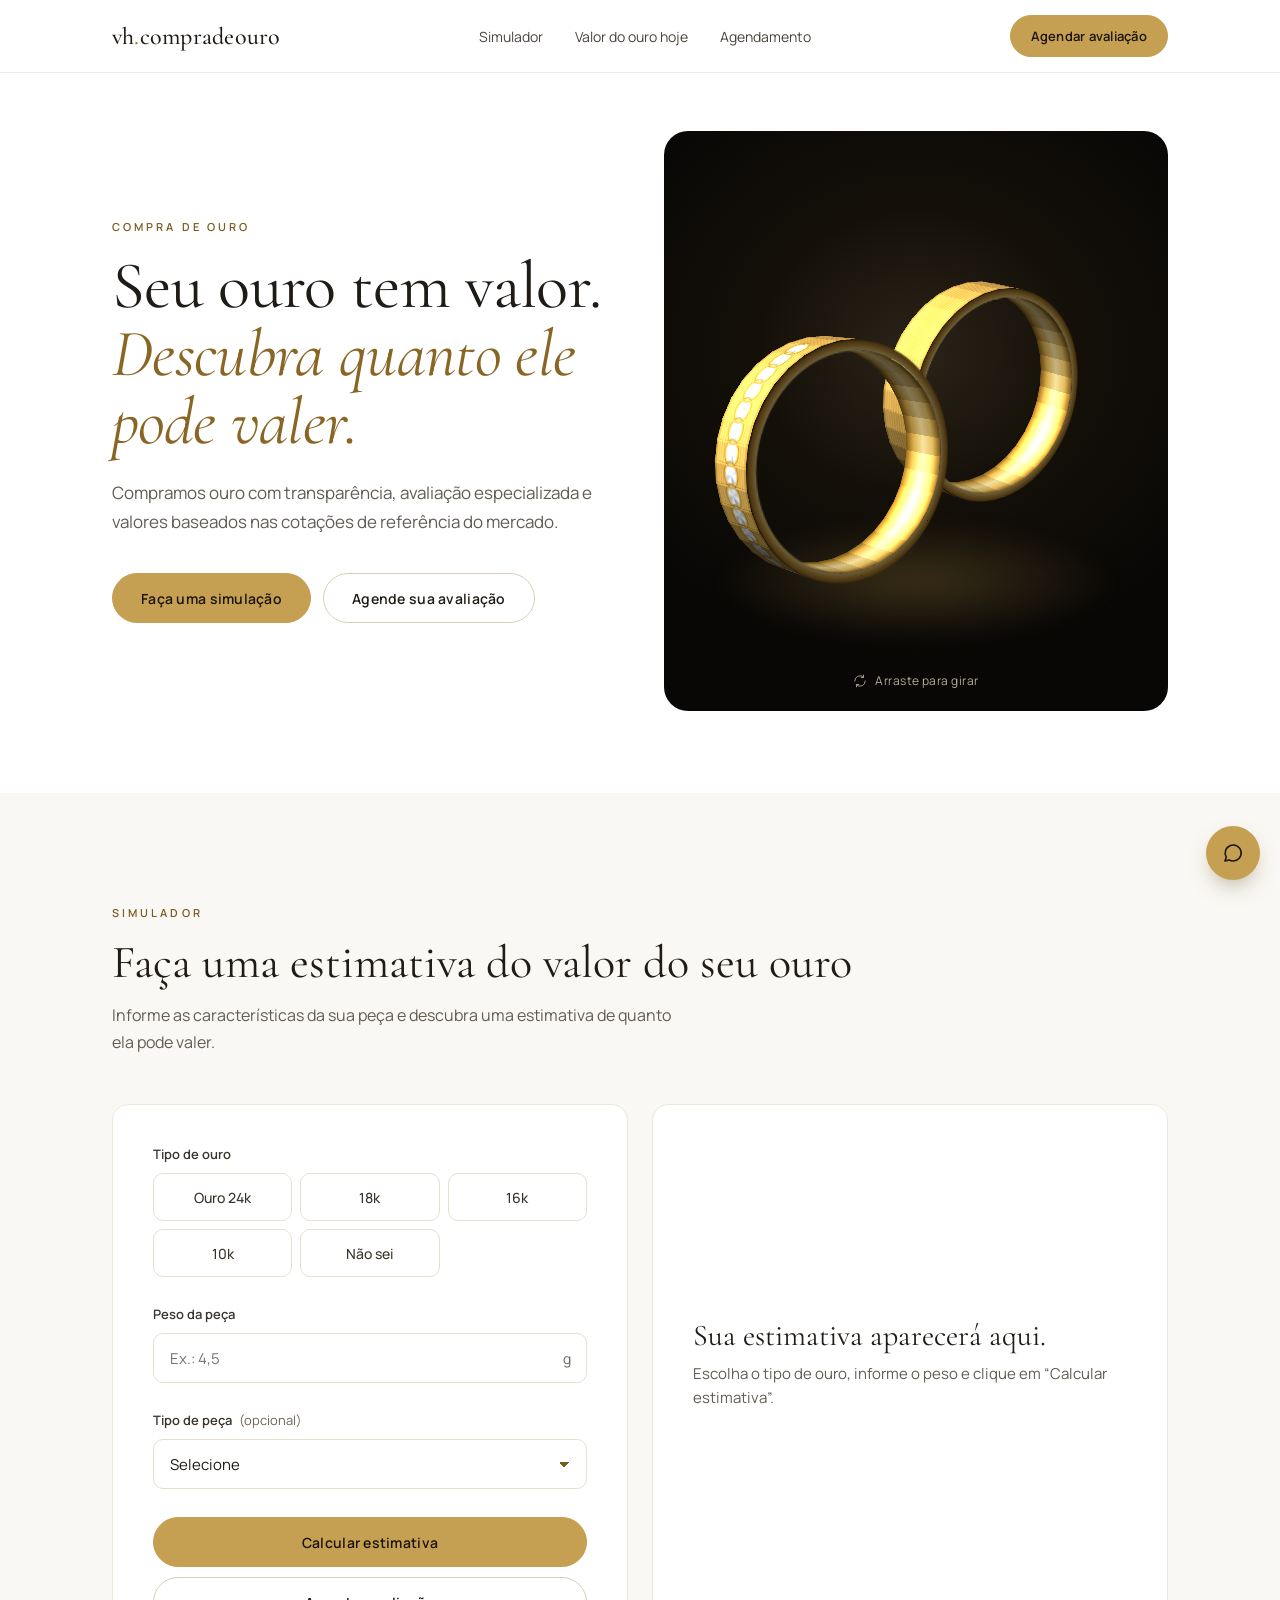
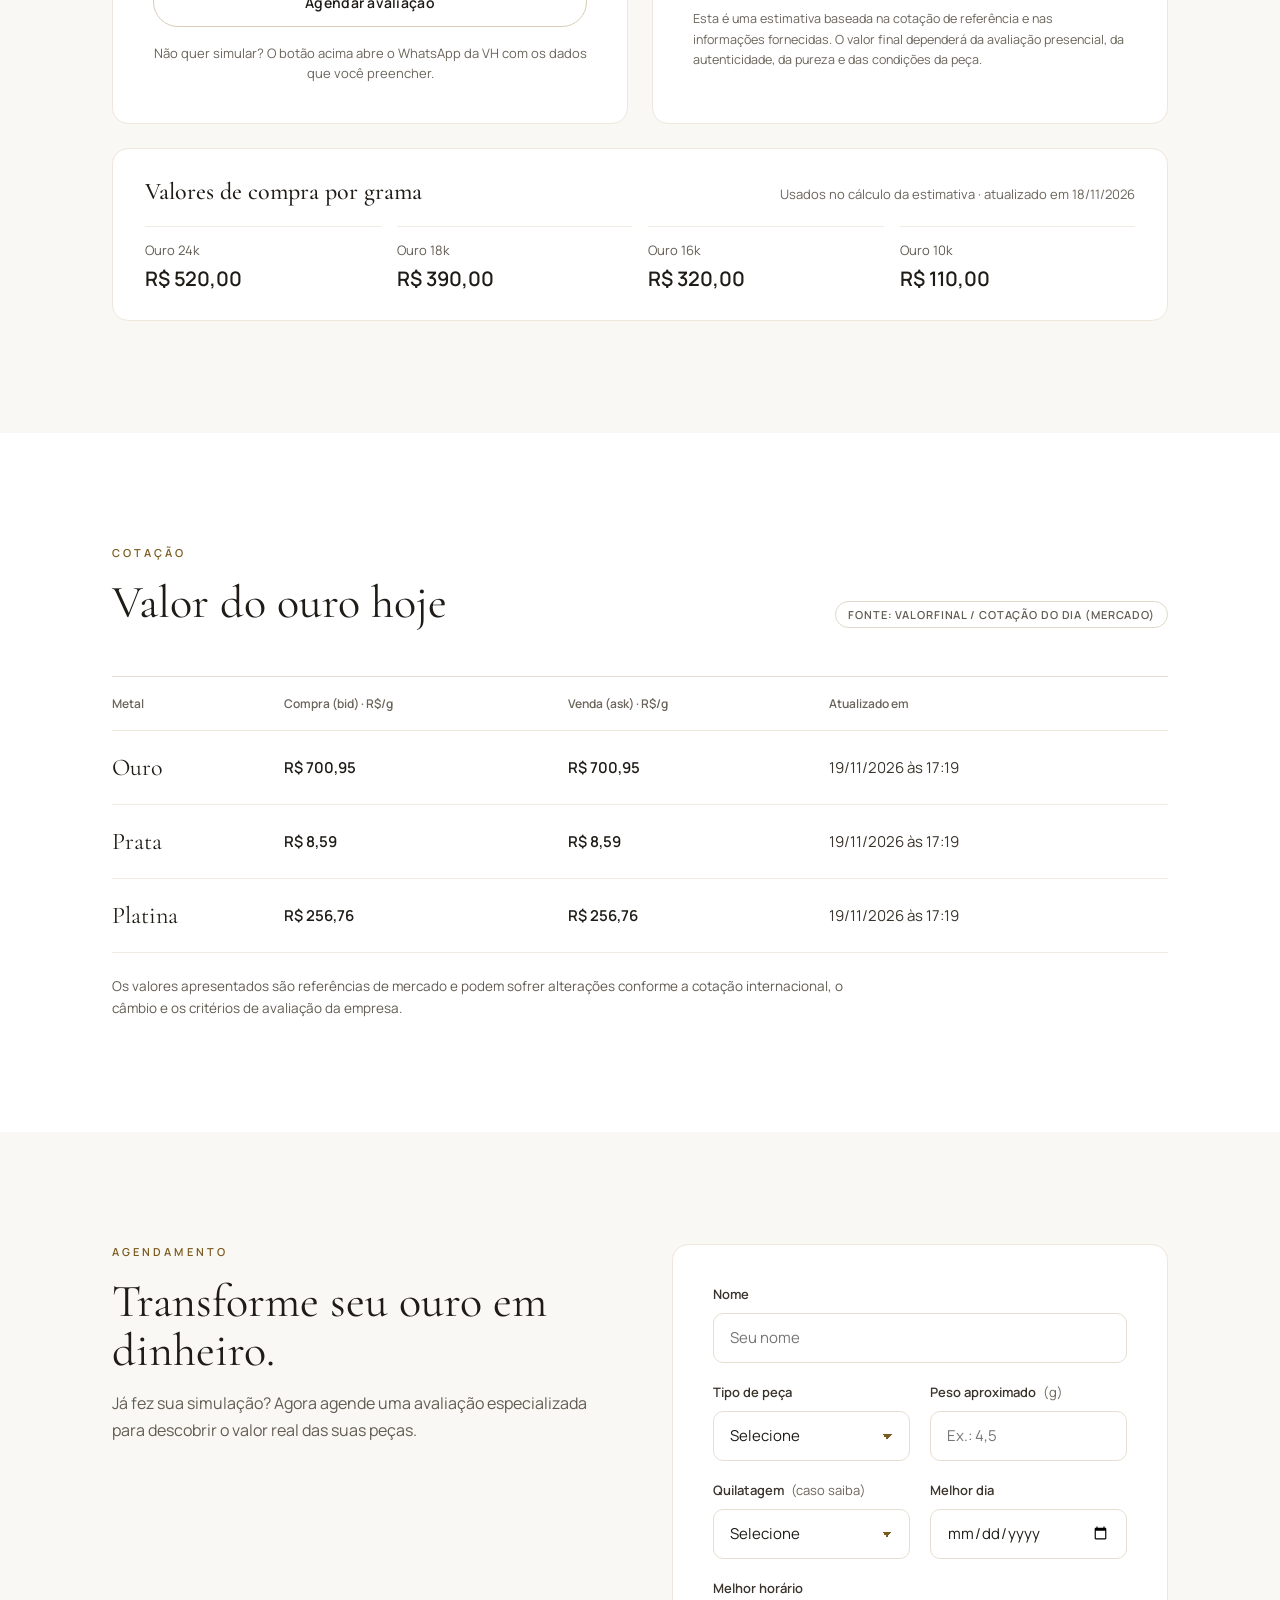
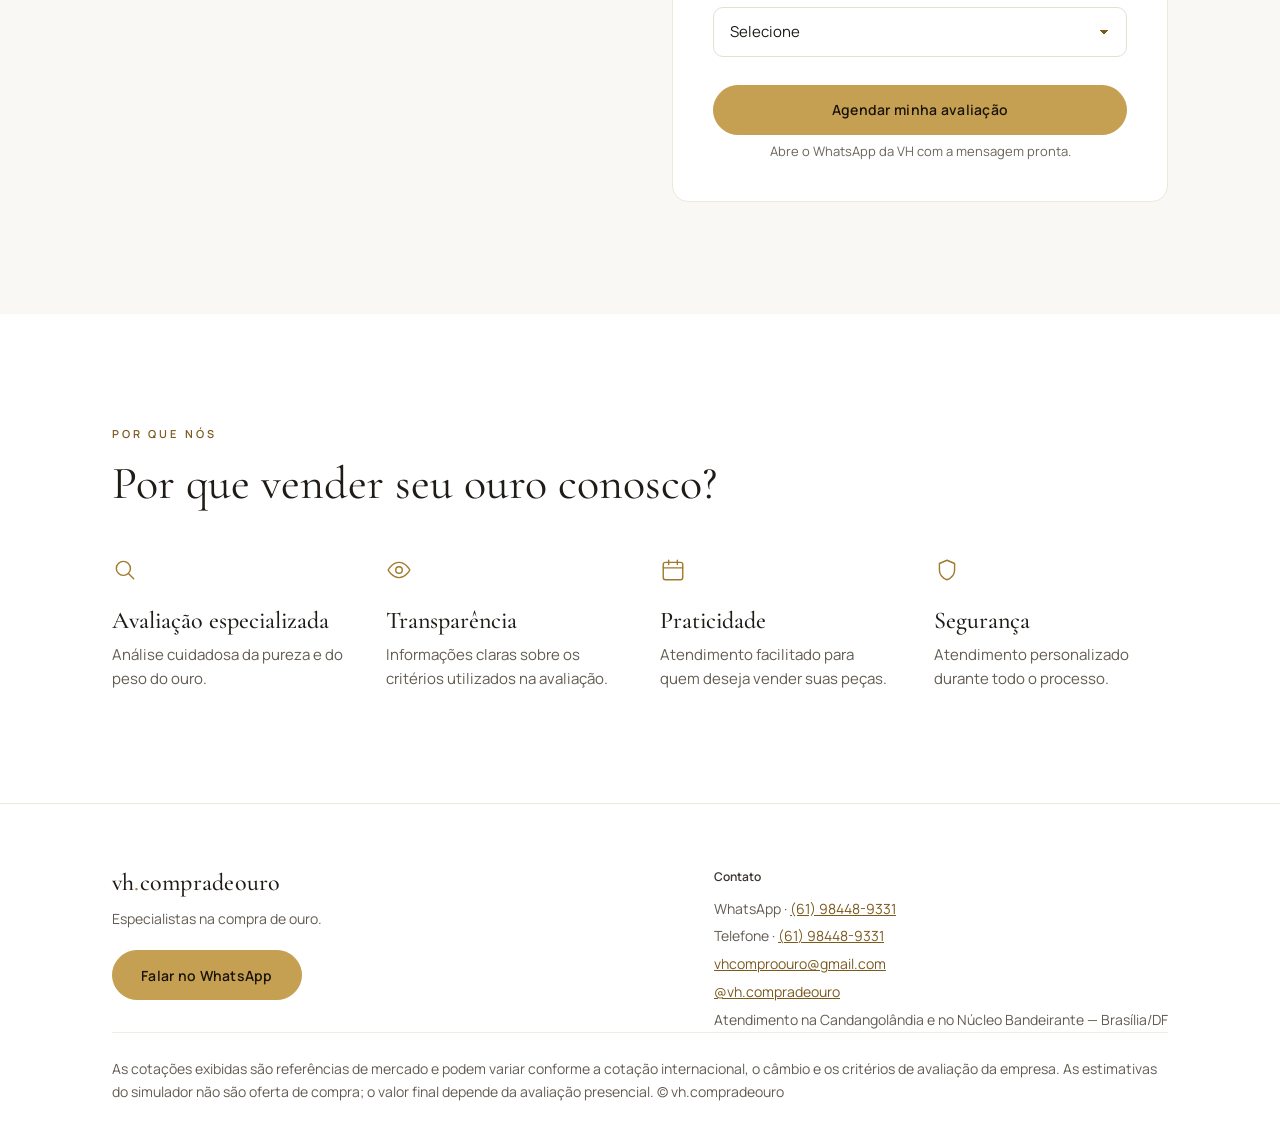
<file: index.html>
<!doctype html>
<html lang="pt-BR">
<head>
<meta charset="utf-8">
<meta name="viewport" content="width=device-width, initial-scale=1">
<title>vh.compradeouro — Compra de ouro em Brasília/DF</title>
<meta name="description" content="Compramos ouro com transparência e avaliação especializada. Simule o valor do seu ouro e agende sua avaliação na Candangolândia ou no Núcleo Bandeirante, Brasília/DF.">
<link rel="preconnect" href="https://fonts.googleapis.com">
<link rel="preconnect" href="https://fonts.gstatic.com" crossorigin>
<link href="https://fonts.googleapis.com/css2?family=Cormorant+Garamond:ital,wght@0,400;0,500;1,400&family=Manrope:wght@400;500;600&display=swap" rel="stylesheet">
<link rel="stylesheet" href="assets/style.css">
</head>
<body>
<div style="width: 100%; min-height: 100vh; background: #FFFFFF">

<header class="hdr">
<div class="wrap hdr-in">
<a class="logo" href="#inicio">vh<span>.</span>compradeouro</a>
<nav class="nav" aria-label="Principal">
<a class="navlink" href="#simulador">Simulador</a>
<a class="navlink" href="#cotacao">Valor do ouro hoje</a>
<a class="navlink" href="#agendamento">Agendamento</a>
</nav>
<a class="btn hdr-cta js-wa" href="#" target="_blank" rel="noopener noreferrer">Agendar avaliação</a>
<button class="menu-btn" id="menuBtn" type="button" aria-label="Abrir menu" aria-expanded="false">
<svg width="22" height="22" viewBox="0 0 24 24" fill="none" stroke="currentColor" stroke-width="1.5" stroke-linecap="round" aria-hidden="true"><path d="M4 8h16M4 16h16"></path></svg>
</button>
</div>
<nav class="mnav" id="mnav" aria-label="Menu móvel" hidden>
<a class="navlink" href="#simulador">Simulador</a>
<a class="navlink" href="#cotacao">Valor do ouro hoje</a>
<a class="navlink" href="#agendamento">Agendamento</a>
<a class="btn js-wa" href="#" target="_blank" rel="noopener noreferrer">Agendar avaliação</a>
</nav>
</header>

<section id="inicio">
<div class="wrap hero-grid">
<div>
<p class="kicker in">Compra de ouro</p>
<h1 class="h1 in d1">Seu ouro tem valor. <em>Descubra quanto ele pode valer.</em></h1>
<p class="hero-sub in d2">Compramos ouro com transparência, avaliação especializada e valores baseados nas cotações de referência do mercado.</p>
<div class="ctas in d3">
<a class="btn" href="#simulador">Faça uma simulação</a>
<a class="btn btn-line js-wa" href="#" target="_blank" rel="noopener noreferrer">Agende sua avaliação</a>
</div>
</div>
<div class="stage" id="stage" role="img" aria-label="Duas alianças de ouro em 3D, uma lisa escovada e outra com pedras. Arraste ou mova o cursor para girar.">
<div class="floor" aria-hidden="true"></div>
<div class="scene" id="scene" aria-hidden="true">
<div class="ring r1"><div class="seg so" style="--a: 0.0deg; width: 38px; height: 16.2px; margin: -8.1px 0 0 -19.0px; transform: rotateX(0.0deg) translateZ(86px)"></div><div class="seg so" style="--a: 10.0deg; width: 38px; height: 16.2px; margin: -8.1px 0 0 -19.0px; transform: rotateX(10.0deg) translateZ(86px)"></div><div class="seg so" style="--a: 20.0deg; width: 38px; height: 16.2px; margin: -8.1px 0 0 -19.0px; transform: rotateX(20.0deg) translateZ(86px)"></div><div class="seg so" style="--a: 30.0deg; width: 38px; height: 16.2px; margin: -8.1px 0 0 -19.0px; transform: rotateX(30.0deg) translateZ(86px)"></div><div class="seg so" style="--a: 40.0deg; width: 38px; height: 16.2px; margin: -8.1px 0 0 -19.0px; transform: rotateX(40.0deg) translateZ(86px)"></div><div class="seg so" style="--a: 50.0deg; width: 38px; height: 16.2px; margin: -8.1px 0 0 -19.0px; transform: rotateX(50.0deg) translateZ(86px)"></div><div class="seg so" style="--a: 60.0deg; width: 38px; height: 16.2px; margin: -8.1px 0 0 -19.0px; transform: rotateX(60.0deg) translateZ(86px)"></div><div class="seg so" style="--a: 70.0deg; width: 38px; height: 16.2px; margin: -8.1px 0 0 -19.0px; transform: rotateX(70.0deg) translateZ(86px)"></div><div class="seg so" style="--a: 80.0deg; width: 38px; height: 16.2px; margin: -8.1px 0 0 -19.0px; transform: rotateX(80.0deg) translateZ(86px)"></div><div class="seg so" style="--a: 90.0deg; width: 38px; height: 16.2px; margin: -8.1px 0 0 -19.0px; transform: rotateX(90.0deg) translateZ(86px)"></div><div class="seg so" style="--a: 100.0deg; width: 38px; height: 16.2px; margin: -8.1px 0 0 -19.0px; transform: rotateX(100.0deg) translateZ(86px)"></div><div class="seg so" style="--a: 110.0deg; width: 38px; height: 16.2px; margin: -8.1px 0 0 -19.0px; transform: rotateX(110.0deg) translateZ(86px)"></div><div class="seg so" style="--a: 120.0deg; width: 38px; height: 16.2px; margin: -8.1px 0 0 -19.0px; transform: rotateX(120.0deg) translateZ(86px)"></div><div class="seg so" style="--a: 130.0deg; width: 38px; height: 16.2px; margin: -8.1px 0 0 -19.0px; transform: rotateX(130.0deg) translateZ(86px)"></div><div class="seg so" style="--a: 140.0deg; width: 38px; height: 16.2px; margin: -8.1px 0 0 -19.0px; transform: rotateX(140.0deg) translateZ(86px)"></div><div class="seg so" style="--a: 150.0deg; width: 38px; height: 16.2px; margin: -8.1px 0 0 -19.0px; transform: rotateX(150.0deg) translateZ(86px)"></div><div class="seg so" style="--a: 160.0deg; width: 38px; height: 16.2px; margin: -8.1px 0 0 -19.0px; transform: rotateX(160.0deg) translateZ(86px)"></div><div class="seg so" style="--a: 170.0deg; width: 38px; height: 16.2px; margin: -8.1px 0 0 -19.0px; transform: rotateX(170.0deg) translateZ(86px)"></div><div class="seg so" style="--a: 180.0deg; width: 38px; height: 16.2px; margin: -8.1px 0 0 -19.0px; transform: rotateX(180.0deg) translateZ(86px)"></div><div class="seg so" style="--a: 190.0deg; width: 38px; height: 16.2px; margin: -8.1px 0 0 -19.0px; transform: rotateX(190.0deg) translateZ(86px)"></div><div class="seg so" style="--a: 200.0deg; width: 38px; height: 16.2px; margin: -8.1px 0 0 -19.0px; transform: rotateX(200.0deg) translateZ(86px)"></div><div class="seg so" style="--a: 210.0deg; width: 38px; height: 16.2px; margin: -8.1px 0 0 -19.0px; transform: rotateX(210.0deg) translateZ(86px)"></div><div class="seg so" style="--a: 220.0deg; width: 38px; height: 16.2px; margin: -8.1px 0 0 -19.0px; transform: rotateX(220.0deg) translateZ(86px)"></div><div class="seg so" style="--a: 230.0deg; width: 38px; height: 16.2px; margin: -8.1px 0 0 -19.0px; transform: rotateX(230.0deg) translateZ(86px)"></div><div class="seg so" style="--a: 240.0deg; width: 38px; height: 16.2px; margin: -8.1px 0 0 -19.0px; transform: rotateX(240.0deg) translateZ(86px)"></div><div class="seg so" style="--a: 250.0deg; width: 38px; height: 16.2px; margin: -8.1px 0 0 -19.0px; transform: rotateX(250.0deg) translateZ(86px)"></div><div class="seg so" style="--a: 260.0deg; width: 38px; height: 16.2px; margin: -8.1px 0 0 -19.0px; transform: rotateX(260.0deg) translateZ(86px)"></div><div class="seg so" style="--a: 270.0deg; width: 38px; height: 16.2px; margin: -8.1px 0 0 -19.0px; transform: rotateX(270.0deg) translateZ(86px)"></div><div class="seg so" style="--a: 280.0deg; width: 38px; height: 16.2px; margin: -8.1px 0 0 -19.0px; transform: rotateX(280.0deg) translateZ(86px)"></div><div class="seg so" style="--a: 290.0deg; width: 38px; height: 16.2px; margin: -8.1px 0 0 -19.0px; transform: rotateX(290.0deg) translateZ(86px)"></div><div class="seg so" style="--a: 300.0deg; width: 38px; height: 16.2px; margin: -8.1px 0 0 -19.0px; transform: rotateX(300.0deg) translateZ(86px)"></div><div class="seg so" style="--a: 310.0deg; width: 38px; height: 16.2px; margin: -8.1px 0 0 -19.0px; transform: rotateX(310.0deg) translateZ(86px)"></div><div class="seg so" style="--a: 320.0deg; width: 38px; height: 16.2px; margin: -8.1px 0 0 -19.0px; transform: rotateX(320.0deg) translateZ(86px)"></div><div class="seg so" style="--a: 330.0deg; width: 38px; height: 16.2px; margin: -8.1px 0 0 -19.0px; transform: rotateX(330.0deg) translateZ(86px)"></div><div class="seg so" style="--a: 340.0deg; width: 38px; height: 16.2px; margin: -8.1px 0 0 -19.0px; transform: rotateX(340.0deg) translateZ(86px)"></div><div class="seg so" style="--a: 350.0deg; width: 38px; height: 16.2px; margin: -8.1px 0 0 -19.0px; transform: rotateX(350.0deg) translateZ(86px)"></div><div class="seg si" style="--a: 0.0deg; width: 38px; height: 15.0px; margin: -7.5px 0 0 -19.0px; transform: rotateX(0.0deg) translateZ(79px) rotateY(180deg)"></div><div class="seg si" style="--a: 10.0deg; width: 38px; height: 15.0px; margin: -7.5px 0 0 -19.0px; transform: rotateX(10.0deg) translateZ(79px) rotateY(180deg)"></div><div class="seg si" style="--a: 20.0deg; width: 38px; height: 15.0px; margin: -7.5px 0 0 -19.0px; transform: rotateX(20.0deg) translateZ(79px) rotateY(180deg)"></div><div class="seg si" style="--a: 30.0deg; width: 38px; height: 15.0px; margin: -7.5px 0 0 -19.0px; transform: rotateX(30.0deg) translateZ(79px) rotateY(180deg)"></div><div class="seg si" style="--a: 40.0deg; width: 38px; height: 15.0px; margin: -7.5px 0 0 -19.0px; transform: rotateX(40.0deg) translateZ(79px) rotateY(180deg)"></div><div class="seg si" style="--a: 50.0deg; width: 38px; height: 15.0px; margin: -7.5px 0 0 -19.0px; transform: rotateX(50.0deg) translateZ(79px) rotateY(180deg)"></div><div class="seg si" style="--a: 60.0deg; width: 38px; height: 15.0px; margin: -7.5px 0 0 -19.0px; transform: rotateX(60.0deg) translateZ(79px) rotateY(180deg)"></div><div class="seg si" style="--a: 70.0deg; width: 38px; height: 15.0px; margin: -7.5px 0 0 -19.0px; transform: rotateX(70.0deg) translateZ(79px) rotateY(180deg)"></div><div class="seg si" style="--a: 80.0deg; width: 38px; height: 15.0px; margin: -7.5px 0 0 -19.0px; transform: rotateX(80.0deg) translateZ(79px) rotateY(180deg)"></div><div class="seg si" style="--a: 90.0deg; width: 38px; height: 15.0px; margin: -7.5px 0 0 -19.0px; transform: rotateX(90.0deg) translateZ(79px) rotateY(180deg)"></div><div class="seg si" style="--a: 100.0deg; width: 38px; height: 15.0px; margin: -7.5px 0 0 -19.0px; transform: rotateX(100.0deg) translateZ(79px) rotateY(180deg)"></div><div class="seg si" style="--a: 110.0deg; width: 38px; height: 15.0px; margin: -7.5px 0 0 -19.0px; transform: rotateX(110.0deg) translateZ(79px) rotateY(180deg)"></div><div class="seg si" style="--a: 120.0deg; width: 38px; height: 15.0px; margin: -7.5px 0 0 -19.0px; transform: rotateX(120.0deg) translateZ(79px) rotateY(180deg)"></div><div class="seg si" style="--a: 130.0deg; width: 38px; height: 15.0px; margin: -7.5px 0 0 -19.0px; transform: rotateX(130.0deg) translateZ(79px) rotateY(180deg)"></div><div class="seg si" style="--a: 140.0deg; width: 38px; height: 15.0px; margin: -7.5px 0 0 -19.0px; transform: rotateX(140.0deg) translateZ(79px) rotateY(180deg)"></div><div class="seg si" style="--a: 150.0deg; width: 38px; height: 15.0px; margin: -7.5px 0 0 -19.0px; transform: rotateX(150.0deg) translateZ(79px) rotateY(180deg)"></div><div class="seg si" style="--a: 160.0deg; width: 38px; height: 15.0px; margin: -7.5px 0 0 -19.0px; transform: rotateX(160.0deg) translateZ(79px) rotateY(180deg)"></div><div class="seg si" style="--a: 170.0deg; width: 38px; height: 15.0px; margin: -7.5px 0 0 -19.0px; transform: rotateX(170.0deg) translateZ(79px) rotateY(180deg)"></div><div class="seg si" style="--a: 180.0deg; width: 38px; height: 15.0px; margin: -7.5px 0 0 -19.0px; transform: rotateX(180.0deg) translateZ(79px) rotateY(180deg)"></div><div class="seg si" style="--a: 190.0deg; width: 38px; height: 15.0px; margin: -7.5px 0 0 -19.0px; transform: rotateX(190.0deg) translateZ(79px) rotateY(180deg)"></div><div class="seg si" style="--a: 200.0deg; width: 38px; height: 15.0px; margin: -7.5px 0 0 -19.0px; transform: rotateX(200.0deg) translateZ(79px) rotateY(180deg)"></div><div class="seg si" style="--a: 210.0deg; width: 38px; height: 15.0px; margin: -7.5px 0 0 -19.0px; transform: rotateX(210.0deg) translateZ(79px) rotateY(180deg)"></div><div class="seg si" style="--a: 220.0deg; width: 38px; height: 15.0px; margin: -7.5px 0 0 -19.0px; transform: rotateX(220.0deg) translateZ(79px) rotateY(180deg)"></div><div class="seg si" style="--a: 230.0deg; width: 38px; height: 15.0px; margin: -7.5px 0 0 -19.0px; transform: rotateX(230.0deg) translateZ(79px) rotateY(180deg)"></div><div class="seg si" style="--a: 240.0deg; width: 38px; height: 15.0px; margin: -7.5px 0 0 -19.0px; transform: rotateX(240.0deg) translateZ(79px) rotateY(180deg)"></div><div class="seg si" style="--a: 250.0deg; width: 38px; height: 15.0px; margin: -7.5px 0 0 -19.0px; transform: rotateX(250.0deg) translateZ(79px) rotateY(180deg)"></div><div class="seg si" style="--a: 260.0deg; width: 38px; height: 15.0px; margin: -7.5px 0 0 -19.0px; transform: rotateX(260.0deg) translateZ(79px) rotateY(180deg)"></div><div class="seg si" style="--a: 270.0deg; width: 38px; height: 15.0px; margin: -7.5px 0 0 -19.0px; transform: rotateX(270.0deg) translateZ(79px) rotateY(180deg)"></div><div class="seg si" style="--a: 280.0deg; width: 38px; height: 15.0px; margin: -7.5px 0 0 -19.0px; transform: rotateX(280.0deg) translateZ(79px) rotateY(180deg)"></div><div class="seg si" style="--a: 290.0deg; width: 38px; height: 15.0px; margin: -7.5px 0 0 -19.0px; transform: rotateX(290.0deg) translateZ(79px) rotateY(180deg)"></div><div class="seg si" style="--a: 300.0deg; width: 38px; height: 15.0px; margin: -7.5px 0 0 -19.0px; transform: rotateX(300.0deg) translateZ(79px) rotateY(180deg)"></div><div class="seg si" style="--a: 310.0deg; width: 38px; height: 15.0px; margin: -7.5px 0 0 -19.0px; transform: rotateX(310.0deg) translateZ(79px) rotateY(180deg)"></div><div class="seg si" style="--a: 320.0deg; width: 38px; height: 15.0px; margin: -7.5px 0 0 -19.0px; transform: rotateX(320.0deg) translateZ(79px) rotateY(180deg)"></div><div class="seg si" style="--a: 330.0deg; width: 38px; height: 15.0px; margin: -7.5px 0 0 -19.0px; transform: rotateX(330.0deg) translateZ(79px) rotateY(180deg)"></div><div class="seg si" style="--a: 340.0deg; width: 38px; height: 15.0px; margin: -7.5px 0 0 -19.0px; transform: rotateX(340.0deg) translateZ(79px) rotateY(180deg)"></div><div class="seg si" style="--a: 350.0deg; width: 38px; height: 15.0px; margin: -7.5px 0 0 -19.0px; transform: rotateX(350.0deg) translateZ(79px) rotateY(180deg)"></div><div class="edge" style="width: 172px; height: 172px; margin: -86px 0 0 -86px; transform: translateX(19.0px) rotateY(90deg); filter: brightness(var(--eR)); background: radial-gradient(circle closest-side, transparent 0 91.3%, #F3D686 91.9%, #C8973B 95.9%, #9C6E22 99%, transparent 100%)"></div><div class="edge" style="width: 172px; height: 172px; margin: -86px 0 0 -86px; transform: translateX(-19.0px) rotateY(-90deg); filter: brightness(var(--eL)); background: radial-gradient(circle closest-side, transparent 0 91.3%, #F3D686 91.9%, #C8973B 95.9%, #9C6E22 99%, transparent 100%)"></div></div>
<div class="ring r2"><div class="seg so" style="--a: 0.0deg; width: 40px; height: 15.5px; margin: -7.8px 0 0 -20.0px; transform: rotateX(0.0deg) translateZ(82px)"><span class="stone" style="animation-delay: 0.0s"></span></div><div class="seg so" style="--a: 10.0deg; width: 40px; height: 15.5px; margin: -7.8px 0 0 -20.0px; transform: rotateX(10.0deg) translateZ(82px)"><span class="stone" style="animation-delay: 0.6s"></span></div><div class="seg so" style="--a: 20.0deg; width: 40px; height: 15.5px; margin: -7.8px 0 0 -20.0px; transform: rotateX(20.0deg) translateZ(82px)"><span class="stone" style="animation-delay: 1.2s"></span></div><div class="seg so" style="--a: 30.0deg; width: 40px; height: 15.5px; margin: -7.8px 0 0 -20.0px; transform: rotateX(30.0deg) translateZ(82px)"><span class="stone" style="animation-delay: 1.8s"></span></div><div class="seg so" style="--a: 40.0deg; width: 40px; height: 15.5px; margin: -7.8px 0 0 -20.0px; transform: rotateX(40.0deg) translateZ(82px)"><span class="stone" style="animation-delay: 2.4s"></span></div><div class="seg so" style="--a: 50.0deg; width: 40px; height: 15.5px; margin: -7.8px 0 0 -20.0px; transform: rotateX(50.0deg) translateZ(82px)"><span class="stone" style="animation-delay: 3.0s"></span></div><div class="seg so" style="--a: 60.0deg; width: 40px; height: 15.5px; margin: -7.8px 0 0 -20.0px; transform: rotateX(60.0deg) translateZ(82px)"><span class="stone" style="animation-delay: 3.6s"></span></div><div class="seg so" style="--a: 70.0deg; width: 40px; height: 15.5px; margin: -7.8px 0 0 -20.0px; transform: rotateX(70.0deg) translateZ(82px)"><span class="stone" style="animation-delay: 0.0s"></span></div><div class="seg so" style="--a: 80.0deg; width: 40px; height: 15.5px; margin: -7.8px 0 0 -20.0px; transform: rotateX(80.0deg) translateZ(82px)"></div><div class="seg so" style="--a: 90.0deg; width: 40px; height: 15.5px; margin: -7.8px 0 0 -20.0px; transform: rotateX(90.0deg) translateZ(82px)"></div><div class="seg so" style="--a: 100.0deg; width: 40px; height: 15.5px; margin: -7.8px 0 0 -20.0px; transform: rotateX(100.0deg) translateZ(82px)"></div><div class="seg so" style="--a: 110.0deg; width: 40px; height: 15.5px; margin: -7.8px 0 0 -20.0px; transform: rotateX(110.0deg) translateZ(82px)"></div><div class="seg so" style="--a: 120.0deg; width: 40px; height: 15.5px; margin: -7.8px 0 0 -20.0px; transform: rotateX(120.0deg) translateZ(82px)"></div><div class="seg so" style="--a: 130.0deg; width: 40px; height: 15.5px; margin: -7.8px 0 0 -20.0px; transform: rotateX(130.0deg) translateZ(82px)"></div><div class="seg so" style="--a: 140.0deg; width: 40px; height: 15.5px; margin: -7.8px 0 0 -20.0px; transform: rotateX(140.0deg) translateZ(82px)"></div><div class="seg so" style="--a: 150.0deg; width: 40px; height: 15.5px; margin: -7.8px 0 0 -20.0px; transform: rotateX(150.0deg) translateZ(82px)"></div><div class="seg so" style="--a: 160.0deg; width: 40px; height: 15.5px; margin: -7.8px 0 0 -20.0px; transform: rotateX(160.0deg) translateZ(82px)"></div><div class="seg so" style="--a: 170.0deg; width: 40px; height: 15.5px; margin: -7.8px 0 0 -20.0px; transform: rotateX(170.0deg) translateZ(82px)"></div><div class="seg so" style="--a: 180.0deg; width: 40px; height: 15.5px; margin: -7.8px 0 0 -20.0px; transform: rotateX(180.0deg) translateZ(82px)"></div><div class="seg so" style="--a: 190.0deg; width: 40px; height: 15.5px; margin: -7.8px 0 0 -20.0px; transform: rotateX(190.0deg) translateZ(82px)"></div><div class="seg so" style="--a: 200.0deg; width: 40px; height: 15.5px; margin: -7.8px 0 0 -20.0px; transform: rotateX(200.0deg) translateZ(82px)"></div><div class="seg so" style="--a: 210.0deg; width: 40px; height: 15.5px; margin: -7.8px 0 0 -20.0px; transform: rotateX(210.0deg) translateZ(82px)"></div><div class="seg so" style="--a: 220.0deg; width: 40px; height: 15.5px; margin: -7.8px 0 0 -20.0px; transform: rotateX(220.0deg) translateZ(82px)"></div><div class="seg so" style="--a: 230.0deg; width: 40px; height: 15.5px; margin: -7.8px 0 0 -20.0px; transform: rotateX(230.0deg) translateZ(82px)"></div><div class="seg so" style="--a: 240.0deg; width: 40px; height: 15.5px; margin: -7.8px 0 0 -20.0px; transform: rotateX(240.0deg) translateZ(82px)"></div><div class="seg so" style="--a: 250.0deg; width: 40px; height: 15.5px; margin: -7.8px 0 0 -20.0px; transform: rotateX(250.0deg) translateZ(82px)"></div><div class="seg so" style="--a: 260.0deg; width: 40px; height: 15.5px; margin: -7.8px 0 0 -20.0px; transform: rotateX(260.0deg) translateZ(82px)"></div><div class="seg so" style="--a: 270.0deg; width: 40px; height: 15.5px; margin: -7.8px 0 0 -20.0px; transform: rotateX(270.0deg) translateZ(82px)"></div><div class="seg so" style="--a: 280.0deg; width: 40px; height: 15.5px; margin: -7.8px 0 0 -20.0px; transform: rotateX(280.0deg) translateZ(82px)"></div><div class="seg so" style="--a: 290.0deg; width: 40px; height: 15.5px; margin: -7.8px 0 0 -20.0px; transform: rotateX(290.0deg) translateZ(82px)"><span class="stone" style="animation-delay: 0.6s"></span></div><div class="seg so" style="--a: 300.0deg; width: 40px; height: 15.5px; margin: -7.8px 0 0 -20.0px; transform: rotateX(300.0deg) translateZ(82px)"><span class="stone" style="animation-delay: 1.2s"></span></div><div class="seg so" style="--a: 310.0deg; width: 40px; height: 15.5px; margin: -7.8px 0 0 -20.0px; transform: rotateX(310.0deg) translateZ(82px)"><span class="stone" style="animation-delay: 1.8s"></span></div><div class="seg so" style="--a: 320.0deg; width: 40px; height: 15.5px; margin: -7.8px 0 0 -20.0px; transform: rotateX(320.0deg) translateZ(82px)"><span class="stone" style="animation-delay: 2.4s"></span></div><div class="seg so" style="--a: 330.0deg; width: 40px; height: 15.5px; margin: -7.8px 0 0 -20.0px; transform: rotateX(330.0deg) translateZ(82px)"><span class="stone" style="animation-delay: 3.0s"></span></div><div class="seg so" style="--a: 340.0deg; width: 40px; height: 15.5px; margin: -7.8px 0 0 -20.0px; transform: rotateX(340.0deg) translateZ(82px)"><span class="stone" style="animation-delay: 3.6s"></span></div><div class="seg so" style="--a: 350.0deg; width: 40px; height: 15.5px; margin: -7.8px 0 0 -20.0px; transform: rotateX(350.0deg) translateZ(82px)"><span class="stone" style="animation-delay: 0.0s"></span></div><div class="seg si" style="--a: 0.0deg; width: 40px; height: 14.3px; margin: -7.1px 0 0 -20.0px; transform: rotateX(0.0deg) translateZ(75px) rotateY(180deg)"></div><div class="seg si" style="--a: 10.0deg; width: 40px; height: 14.3px; margin: -7.1px 0 0 -20.0px; transform: rotateX(10.0deg) translateZ(75px) rotateY(180deg)"></div><div class="seg si" style="--a: 20.0deg; width: 40px; height: 14.3px; margin: -7.1px 0 0 -20.0px; transform: rotateX(20.0deg) translateZ(75px) rotateY(180deg)"></div><div class="seg si" style="--a: 30.0deg; width: 40px; height: 14.3px; margin: -7.1px 0 0 -20.0px; transform: rotateX(30.0deg) translateZ(75px) rotateY(180deg)"></div><div class="seg si" style="--a: 40.0deg; width: 40px; height: 14.3px; margin: -7.1px 0 0 -20.0px; transform: rotateX(40.0deg) translateZ(75px) rotateY(180deg)"></div><div class="seg si" style="--a: 50.0deg; width: 40px; height: 14.3px; margin: -7.1px 0 0 -20.0px; transform: rotateX(50.0deg) translateZ(75px) rotateY(180deg)"></div><div class="seg si" style="--a: 60.0deg; width: 40px; height: 14.3px; margin: -7.1px 0 0 -20.0px; transform: rotateX(60.0deg) translateZ(75px) rotateY(180deg)"></div><div class="seg si" style="--a: 70.0deg; width: 40px; height: 14.3px; margin: -7.1px 0 0 -20.0px; transform: rotateX(70.0deg) translateZ(75px) rotateY(180deg)"></div><div class="seg si" style="--a: 80.0deg; width: 40px; height: 14.3px; margin: -7.1px 0 0 -20.0px; transform: rotateX(80.0deg) translateZ(75px) rotateY(180deg)"></div><div class="seg si" style="--a: 90.0deg; width: 40px; height: 14.3px; margin: -7.1px 0 0 -20.0px; transform: rotateX(90.0deg) translateZ(75px) rotateY(180deg)"></div><div class="seg si" style="--a: 100.0deg; width: 40px; height: 14.3px; margin: -7.1px 0 0 -20.0px; transform: rotateX(100.0deg) translateZ(75px) rotateY(180deg)"></div><div class="seg si" style="--a: 110.0deg; width: 40px; height: 14.3px; margin: -7.1px 0 0 -20.0px; transform: rotateX(110.0deg) translateZ(75px) rotateY(180deg)"></div><div class="seg si" style="--a: 120.0deg; width: 40px; height: 14.3px; margin: -7.1px 0 0 -20.0px; transform: rotateX(120.0deg) translateZ(75px) rotateY(180deg)"></div><div class="seg si" style="--a: 130.0deg; width: 40px; height: 14.3px; margin: -7.1px 0 0 -20.0px; transform: rotateX(130.0deg) translateZ(75px) rotateY(180deg)"></div><div class="seg si" style="--a: 140.0deg; width: 40px; height: 14.3px; margin: -7.1px 0 0 -20.0px; transform: rotateX(140.0deg) translateZ(75px) rotateY(180deg)"></div><div class="seg si" style="--a: 150.0deg; width: 40px; height: 14.3px; margin: -7.1px 0 0 -20.0px; transform: rotateX(150.0deg) translateZ(75px) rotateY(180deg)"></div><div class="seg si" style="--a: 160.0deg; width: 40px; height: 14.3px; margin: -7.1px 0 0 -20.0px; transform: rotateX(160.0deg) translateZ(75px) rotateY(180deg)"></div><div class="seg si" style="--a: 170.0deg; width: 40px; height: 14.3px; margin: -7.1px 0 0 -20.0px; transform: rotateX(170.0deg) translateZ(75px) rotateY(180deg)"></div><div class="seg si" style="--a: 180.0deg; width: 40px; height: 14.3px; margin: -7.1px 0 0 -20.0px; transform: rotateX(180.0deg) translateZ(75px) rotateY(180deg)"></div><div class="seg si" style="--a: 190.0deg; width: 40px; height: 14.3px; margin: -7.1px 0 0 -20.0px; transform: rotateX(190.0deg) translateZ(75px) rotateY(180deg)"></div><div class="seg si" style="--a: 200.0deg; width: 40px; height: 14.3px; margin: -7.1px 0 0 -20.0px; transform: rotateX(200.0deg) translateZ(75px) rotateY(180deg)"></div><div class="seg si" style="--a: 210.0deg; width: 40px; height: 14.3px; margin: -7.1px 0 0 -20.0px; transform: rotateX(210.0deg) translateZ(75px) rotateY(180deg)"></div><div class="seg si" style="--a: 220.0deg; width: 40px; height: 14.3px; margin: -7.1px 0 0 -20.0px; transform: rotateX(220.0deg) translateZ(75px) rotateY(180deg)"></div><div class="seg si" style="--a: 230.0deg; width: 40px; height: 14.3px; margin: -7.1px 0 0 -20.0px; transform: rotateX(230.0deg) translateZ(75px) rotateY(180deg)"></div><div class="seg si" style="--a: 240.0deg; width: 40px; height: 14.3px; margin: -7.1px 0 0 -20.0px; transform: rotateX(240.0deg) translateZ(75px) rotateY(180deg)"></div><div class="seg si" style="--a: 250.0deg; width: 40px; height: 14.3px; margin: -7.1px 0 0 -20.0px; transform: rotateX(250.0deg) translateZ(75px) rotateY(180deg)"></div><div class="seg si" style="--a: 260.0deg; width: 40px; height: 14.3px; margin: -7.1px 0 0 -20.0px; transform: rotateX(260.0deg) translateZ(75px) rotateY(180deg)"></div><div class="seg si" style="--a: 270.0deg; width: 40px; height: 14.3px; margin: -7.1px 0 0 -20.0px; transform: rotateX(270.0deg) translateZ(75px) rotateY(180deg)"></div><div class="seg si" style="--a: 280.0deg; width: 40px; height: 14.3px; margin: -7.1px 0 0 -20.0px; transform: rotateX(280.0deg) translateZ(75px) rotateY(180deg)"></div><div class="seg si" style="--a: 290.0deg; width: 40px; height: 14.3px; margin: -7.1px 0 0 -20.0px; transform: rotateX(290.0deg) translateZ(75px) rotateY(180deg)"></div><div class="seg si" style="--a: 300.0deg; width: 40px; height: 14.3px; margin: -7.1px 0 0 -20.0px; transform: rotateX(300.0deg) translateZ(75px) rotateY(180deg)"></div><div class="seg si" style="--a: 310.0deg; width: 40px; height: 14.3px; margin: -7.1px 0 0 -20.0px; transform: rotateX(310.0deg) translateZ(75px) rotateY(180deg)"></div><div class="seg si" style="--a: 320.0deg; width: 40px; height: 14.3px; margin: -7.1px 0 0 -20.0px; transform: rotateX(320.0deg) translateZ(75px) rotateY(180deg)"></div><div class="seg si" style="--a: 330.0deg; width: 40px; height: 14.3px; margin: -7.1px 0 0 -20.0px; transform: rotateX(330.0deg) translateZ(75px) rotateY(180deg)"></div><div class="seg si" style="--a: 340.0deg; width: 40px; height: 14.3px; margin: -7.1px 0 0 -20.0px; transform: rotateX(340.0deg) translateZ(75px) rotateY(180deg)"></div><div class="seg si" style="--a: 350.0deg; width: 40px; height: 14.3px; margin: -7.1px 0 0 -20.0px; transform: rotateX(350.0deg) translateZ(75px) rotateY(180deg)"></div><div class="edge" style="width: 164px; height: 164px; margin: -82px 0 0 -82px; transform: translateX(20.0px) rotateY(90deg); filter: brightness(var(--eR)); background: radial-gradient(circle closest-side, transparent 0 90.9%, #F3D686 91.5%, #C8973B 95.7%, #9C6E22 99%, transparent 100%)"></div><div class="edge" style="width: 164px; height: 164px; margin: -82px 0 0 -82px; transform: translateX(-20.0px) rotateY(-90deg); filter: brightness(var(--eL)); background: radial-gradient(circle closest-side, transparent 0 90.9%, #F3D686 91.5%, #C8973B 95.7%, #9C6E22 99%, transparent 100%)"></div></div>
</div>
<p class="hint" aria-hidden="true"><svg width="14" height="14" viewBox="0 0 24 24" fill="none" stroke="currentColor" stroke-width="1.5" stroke-linecap="round" stroke-linejoin="round"><path d="M3 12a9 9 0 0115.5-6.2M21 12a9 9 0 01-15.5 6.2"></path><path d="M18 2v4h-4M6 22v-4h4"></path></svg>Arraste para girar</p>
</div>
</div>
</section>

<section class="sec soft" id="simulador">
<div class="wrap">
<div class="head reveal">
<p class="kicker">Simulador</p>
<h2 class="h2">Faça uma estimativa do valor do seu ouro</h2>
<p class="lead">Informe as características da sua peça e descubra uma estimativa de quanto ela pode valer.</p>
</div>
<div class="grid2 reveal">
<div class="panel">
<div class="field">
<span class="lbl" id="lbl-kt">Tipo de ouro</span>
<div class="pills" role="group" aria-labelledby="lbl-kt">
<button type="button" class="pill" data-k="24" aria-pressed="false">Ouro 24k</button>
<button type="button" class="pill" data-k="18" aria-pressed="false">18k</button>
<button type="button" class="pill" data-k="16" aria-pressed="false">16k</button>
<button type="button" class="pill" data-k="10" aria-pressed="false">10k</button>
<button type="button" class="pill" data-k="nao" aria-pressed="false">Não sei</button>
</div>
</div>
<div class="field">
<label class="lbl" for="sim-peso">Peso da peça</label>
<div class="suf"><input id="sim-peso" class="inp js-peso" type="number" inputmode="decimal" min="0" step="0.01" placeholder="Ex.: 4,5"><span aria-hidden="true">g</span></div>
</div>
<div class="field">
<label class="lbl" for="sim-tipo">Tipo de peça <small>(opcional)</small></label>
<select id="sim-tipo" class="inp js-tipo"><option value="">Selecione</option><option value="Alianças">Alianças</option><option value="Brincos">Brincos</option><option value="Correntes">Correntes</option><option value="Ouro quebrado">Ouro quebrado</option><option value="Ouro com pedras">Ouro com pedras</option><option value="Moedas">Moedas</option></select>
</div>
<p class="err" id="err" role="alert" hidden></p>
<div class="actions">
<button type="button" class="btn" id="calc">Calcular estimativa</button>
<a class="btn btn-line js-wa" href="#" target="_blank" rel="noopener noreferrer">Agendar avaliação</a>
<p class="small">Não quer simular? O botão acima abre o WhatsApp da VH com os dados que você preencher.</p>
</div>
</div>

<div class="panel res" aria-live="polite">
<div id="resBox" hidden>
<div class="row"><span>Quilatagem</span><b id="rKarat"></b></div>
<div class="row"><span>Peso informado</span><b id="rPeso"></b></div>
<div class="row"><span>Cotação de referência utilizada</span><b id="rCot"></b></div>
<div class="row"><span>Valor de compra por grama</span><b id="rPg"></b></div>
<div class="total"><span>Estimativa total da peça</span><b id="rTotal"></b></div>
<p class="note" id="rNota" hidden></p>
<a class="btn js-wa" href="#" target="_blank" rel="noopener noreferrer" style="margin-top: 20px">Agendar avaliação com estes dados</a>
</div>
<div class="empty" id="emptyBox">
<p class="h2" style="font-size: 30px; margin: 0">Sua estimativa aparecerá aqui.</p>
<p style="font-size: 15px; line-height: 1.6">Escolha o tipo de ouro, informe o peso e clique em “Calcular estimativa”.</p>
</div>
<p class="disc">Esta é uma estimativa baseada na cotação de referência e nas informações fornecidas. O valor final dependerá da avaliação presencial, da autenticidade, da pureza e das condições da peça.</p>
</div>
</div>
<div class="buy reveal">
<div class="buy-head"><h3>Valores de compra por grama</h3><span>Usados no cálculo da estimativa · atualizado em <span class="js-precos-data"></span></span></div>
<div class="buy-grid">
<div><span>Ouro 24k</span><b data-preco="24"></b></div>
<div><span>Ouro 18k</span><b data-preco="18"></b></div>
<div><span>Ouro 16k</span><b data-preco="16"></b></div>
<div><span>Ouro 10k</span><b data-preco="10"></b></div>
</div>
</div>
</div>
</section>

<section class="sec" id="cotacao">
<div class="wrap">
<div class="head reveal" style="display: flex; justify-content: space-between; align-items: flex-end; gap: 20px; flex-wrap: wrap">
<div><p class="kicker">Cotação</p><h2 class="h2" style="margin: 0">Valor do ouro hoje</h2></div>
<span class="tag" id="fonteTag">Carregando cotação…</span>
</div>
<div class="tbl reveal">
<table>
<thead><tr><th scope="col">Metal</th><th scope="col">Compra (bid) · R$/g</th><th scope="col">Venda (ask) · R$/g</th><th scope="col">Atualizado em</th></tr></thead>
<tbody>
<tr><td class="k">Ouro</td><td class="v" data-q="ouro.bid">—</td><td class="v" data-q="ouro.ask">—</td><td class="js-upd">—</td></tr>
<tr><td class="k">Prata</td><td class="v" data-q="prata.bid">—</td><td class="v" data-q="prata.ask">—</td><td class="js-upd">—</td></tr>
<tr><td class="k">Platina</td><td class="v" data-q="platina.bid">—</td><td class="v" data-q="platina.ask">—</td><td class="js-upd">—</td></tr>
</tbody>
</table>
</div>
<p class="qnote">Os valores apresentados são referências de mercado e podem sofrer alterações conforme a cotação internacional, o câmbio e os critérios de avaliação da empresa.</p>
</div>
</section>

<section class="sec soft" id="agendamento">
<div class="wrap grid2" style="gap: 64px; align-items: start">
<div class="reveal">
<p class="kicker">Agendamento</p>
<h2 class="h2">Transforme seu ouro em dinheiro.</h2>
<p class="lead">Já fez sua simulação? Agora agende uma avaliação especializada para descobrir o valor real das suas peças.</p>
</div>
<div class="panel reveal">
<div class="fields">
<div class="full"><label class="lbl" for="ag-nome">Nome</label><input id="ag-nome" class="inp" type="text" autocomplete="name" placeholder="Seu nome"></div>
<div><label class="lbl" for="ag-tipo">Tipo de peça</label><select id="ag-tipo" class="inp js-tipo"><option value="">Selecione</option><option value="Alianças">Alianças</option><option value="Brincos">Brincos</option><option value="Correntes">Correntes</option><option value="Ouro quebrado">Ouro quebrado</option><option value="Ouro com pedras">Ouro com pedras</option><option value="Moedas">Moedas</option></select></div>
<div><label class="lbl" for="ag-peso">Peso aproximado <small>(g)</small></label><input id="ag-peso" class="inp js-peso" type="number" inputmode="decimal" min="0" step="0.01" placeholder="Ex.: 4,5"></div>
<div><label class="lbl" for="ag-kt">Quilatagem <small>(caso saiba)</small></label>
<select id="ag-kt" class="inp">
<option value="">Selecione</option>
<option value="24">Ouro 24k</option>
<option value="18">Ouro 18k</option>
<option value="16">Ouro 16k</option>
<option value="10">Ouro 10k</option>
<option value="nao">Não sei informar</option>
</select></div>
<div><label class="lbl" for="ag-dia">Melhor dia</label><input id="ag-dia" class="inp" type="date"></div>
<div class="full"><label class="lbl" for="ag-per">Melhor horário</label>
<select id="ag-per" class="inp">
<option value="">Selecione</option>
<option value="Manhã">Manhã</option>
<option value="Tarde">Tarde</option>
<option value="Fim de tarde">Fim de tarde</option>
<option value="Qualquer horário">Qualquer horário</option>
</select></div>
</div>
<a class="btn js-wa" href="#" target="_blank" rel="noopener noreferrer" style="width: 100%">Agendar minha avaliação</a>
<p class="small">Abre o WhatsApp da VH com a mensagem pronta.</p>
</div>
</div>
</section>

<section class="sec" id="vantagens">
<div class="wrap">
<div class="head reveal"><p class="kicker">Por que nós</p><h2 class="h2">Por que vender seu ouro conosco?</h2></div>
<div class="why reveal">
<div><svg width="26" height="26" viewBox="0 0 24 24" fill="none" stroke="currentColor" stroke-width="1.3" stroke-linecap="round" stroke-linejoin="round" aria-hidden="true"><circle cx="10.5" cy="10.5" r="6.5"></circle><path d="M20 20l-4.8-4.8"></path></svg><h3>Avaliação especializada</h3><p>Análise cuidadosa da pureza e do peso do ouro.</p></div>
<div><svg width="26" height="26" viewBox="0 0 24 24" fill="none" stroke="currentColor" stroke-width="1.3" stroke-linecap="round" stroke-linejoin="round" aria-hidden="true"><path d="M2 12s3.6-7 10-7 10 7 10 7-3.6 7-10 7S2 12 2 12z"></path><circle cx="12" cy="12" r="3"></circle></svg><h3>Transparência</h3><p>Informações claras sobre os critérios utilizados na avaliação.</p></div>
<div><svg width="26" height="26" viewBox="0 0 24 24" fill="none" stroke="currentColor" stroke-width="1.3" stroke-linecap="round" stroke-linejoin="round" aria-hidden="true"><rect x="3" y="5" width="18" height="16" rx="2"></rect><path d="M3 10h18M8 3v4M16 3v4"></path></svg><h3>Praticidade</h3><p>Atendimento facilitado para quem deseja vender suas peças.</p></div>
<div><svg width="26" height="26" viewBox="0 0 24 24" fill="none" stroke="currentColor" stroke-width="1.3" stroke-linecap="round" stroke-linejoin="round" aria-hidden="true"><path d="M12 3l7 3v6c0 4.5-3 7.5-7 9-4-1.5-7-4.5-7-9V6l7-3z"></path></svg><h3>Segurança</h3><p>Atendimento personalizado durante todo o processo.</p></div>
</div>
</div>
</section>

<footer class="ftr">
<div class="wrap">
<div class="ftr-in">
<div style="max-width: 320px">
<a class="logo" href="#inicio">vh<span>.</span>compradeouro</a>
<p style="margin-top: 10px">Especialistas na compra de ouro.</p>
<a class="btn js-wa" href="#" target="_blank" rel="noopener noreferrer" style="margin-top: 20px">Falar no WhatsApp</a>
</div>
<div>
<h4>Contato</h4>
<ul>
<li>WhatsApp · <a class="js-wa" href="#" target="_blank" rel="noopener noreferrer">(61) 98448-9331</a></li>
<li>Telefone · <a href="tel:+5561984489331">(61) 98448-9331</a></li>
<li><a href="mailto:vhcomproouro@gmail.com">vhcomproouro@gmail.com</a></li>
<li><a href="https://instagram.com/vh.compradeouro" target="_blank" rel="noopener noreferrer">@vh.compradeouro</a></li>
<li>Atendimento na Candangolândia e no Núcleo Bandeirante — Brasília/DF</li>
</ul>
</div>
</div>
<p class="legal">As cotações exibidas são referências de mercado e podem variar conforme a cotação internacional, o câmbio e os critérios de avaliação da empresa. As estimativas do simulador não são oferta de compra; o valor final depende da avaliação presencial. © vh.compradeouro</p>
</div>
</footer>

<a class="fab js-wa" href="#" target="_blank" rel="noopener noreferrer" aria-label="Falar com a VH no WhatsApp">
<svg width="24" height="24" viewBox="0 0 24 24" fill="none" stroke="currentColor" stroke-width="1.6" stroke-linecap="round" stroke-linejoin="round" aria-hidden="true"><path d="M4 20l1.3-3.9A8 8 0 1112 20a8 8 0 01-3.9-1L4 20z"></path></svg>
</a>
</div>
<script src="config.js"></script>
<script src="assets/app.js"></script>
</body>
</html>
</file>
<file: assets/style.css>
html{scroll-behavior:smooth}
body{margin:0;font-family:'Manrope',system-ui,sans-serif;color:#1F1B16;background:#FFFFFF;-webkit-font-smoothing:antialiased}
a{color:#7A5A1E}a:hover{color:#4F3A12}
*{box-sizing:border-box}
.wrap{max-width:1120px;margin:0 auto;padding:0 32px}
.kicker{font-size:11px;letter-spacing:.28em;text-transform:uppercase;color:#7A5A1E;font-weight:600;margin:0 0 18px}
.h2{font-family:'Cormorant Garamond',Georgia,serif;font-weight:400;font-size:clamp(34px,3.6vw,48px);line-height:1.08;margin:0 0 14px;color:#1F1B16}
.lead{font-size:16px;line-height:1.7;color:#625C52;margin:0;max-width:560px}
.btn{display:inline-flex;align-items:center;justify-content:center;gap:10px;min-height:50px;padding:0 28px;border-radius:999px;border:1px solid #C6A052;background:#C6A052;color:#1A140B;font-family:'Manrope',sans-serif;font-weight:600;font-size:14px;letter-spacing:.02em;text-decoration:none;cursor:pointer;transition:background .25s,border-color .25s}
.btn:hover{background:#B48D40;border-color:#B48D40;color:#1A140B}
.btn-line{background:transparent;color:#1F1B16;border-color:#D8CDB7}
.btn-line:hover{background:#FAF7F1;border-color:#C6A052;color:#1F1B16}
.btn:focus-visible,.pill:focus-visible,.navlink:focus-visible,.menu-btn:focus-visible{outline:2px solid #7A5A1E;outline-offset:3px}

.hdr{position:sticky;top:0;z-index:50;background:rgba(255,255,255,.92);backdrop-filter:blur(12px);-webkit-backdrop-filter:blur(12px);border-bottom:1px solid #F0EBE1}
.hdr-in{display:flex;align-items:center;justify-content:space-between;gap:24px;height:72px}
.logo{font-family:'Cormorant Garamond',serif;font-size:24px;font-weight:500;color:#1F1B16;text-decoration:none;letter-spacing:.01em}
.logo:hover{color:#1F1B16}
.logo span{color:#A07A2C}
.nav{display:flex;align-items:center;gap:32px}
.navlink{font-size:14px;color:#4A443B;text-decoration:none;padding:8px 0}
.navlink:hover{color:#1F1B16}
.hdr .btn{min-height:42px;padding:0 20px;font-size:13px}
.menu-btn{display:none;width:44px;height:44px;border:0;background:transparent;align-items:center;justify-content:center;cursor:pointer;color:#1F1B16}
.mnav[hidden]{display:none}
.mnav{display:flex;flex-direction:column;padding:4px 32px 24px;background:#fff;border-top:1px solid #F0EBE1}
.mnav .navlink{padding:14px 0;border-bottom:1px solid #F4F0E8;font-size:15px}
.mnav .btn{margin-top:18px}

.hero-grid{display:grid;grid-template-columns:minmax(0,1fr) minmax(0,1fr);gap:48px;align-items:center;min-height:720px;padding-top:24px;padding-bottom:48px}
.h1{font-family:'Cormorant Garamond',Georgia,serif;font-weight:400;font-size:clamp(44px,5.2vw,72px);line-height:1.02;letter-spacing:-.01em;margin:0 0 24px}
.h1 em{font-style:italic;color:#8A6624}
.hero-sub{font-size:17px;line-height:1.7;color:#625C52;margin:0 0 36px;max-width:480px}
.ctas{display:flex;flex-wrap:wrap;gap:12px}
.in{animation:up .9s cubic-bezier(.2,.7,.2,1) both}.d1{animation-delay:.1s}.d2{animation-delay:.2s}.d3{animation-delay:.3s}
@keyframes up{from{opacity:0;transform:translateY(18px)}to{opacity:1;transform:none}}

/* 3D rings */
.stage{position:relative;height:580px;border-radius:24px;overflow:hidden;display:flex;flex-direction:column;align-items:center;justify-content:center;perspective:1300px;perspective-origin:50% 45%;touch-action:pan-y;cursor:grab;user-select:none;-webkit-user-select:none;background:radial-gradient(ellipse 70% 55% at 50% 38%,#2B2318 0%,#141009 45%,#080706 100%)}
.stage:active{cursor:grabbing}
.floor{position:absolute;left:10%;right:10%;bottom:70px;height:120px;border-radius:50%;background:radial-gradient(ellipse at center,rgba(214,170,80,.22),rgba(214,170,80,0) 70%);filter:blur(10px);pointer-events:none}
.scene{position:relative;width:0;height:0;transform-style:preserve-3d;--rx:-10deg;--ry:-55deg;--s:1.35;transform:scale3d(var(--s),var(--s),var(--s)) rotateX(var(--rx)) rotateY(var(--ry));will-change:transform;--dC:1;--dP:0deg;--sC:1;--sP:0deg;--eR:1;--eL:.6}
.ring{position:absolute;left:0;top:0;transform-style:preserve-3d}
.r1{transform:translate3d(-30px,-8px,-92px) rotateZ(4deg)}
.r2{transform:translate3d(30px,10px,92px) rotateZ(-3deg)}
.seg{position:absolute;left:0;top:0;backface-visibility:hidden;-webkit-backface-visibility:hidden;display:flex;align-items:center;justify-content:center}
.so{--s1:max(0, calc(var(--sC) * cos(calc(var(--a) + var(--sP)))));--d1:max(0, calc(var(--dC) * cos(calc(var(--a) + var(--dP)))));
background:repeating-linear-gradient(90deg,rgba(255,244,210,.10) 0 1px,rgba(70,45,5,.08) 1px 2px,transparent 2px 3px),linear-gradient(90deg,#9E7428 0%,#D2A64E 9%,#C99C45 50%,#D2A64E 91%,#9E7428 100%);
filter:brightness(calc(0.30 + 0.85 * var(--d1) + 0.9 * var(--s1) * var(--s1) * var(--s1) * var(--s1)))}
.si{--s2:max(0, calc(var(--sC) * cos(calc(var(--a) + var(--sP) + 180deg))));--d2:max(0, calc(var(--dC) * cos(calc(var(--a) + var(--dP) + 180deg))));
background:linear-gradient(90deg,#7A5414 0%,#E6BE60 22%,#FBE4A0 50%,#D9AC4C 78%,#7A5414 100%);
filter:brightness(calc(0.38 + 0.6 * var(--d2) + 1.6 * var(--s2) * var(--s2) * var(--s2) * var(--s2) * var(--s2) * var(--s2)))}
.edge{position:absolute;left:0;top:0;border-radius:50%;backface-visibility:hidden;-webkit-backface-visibility:hidden}
.stone{width:13px;height:13px;border-radius:50%;background:conic-gradient(from 20deg,#FFFFFF,#C9D3DE,#FFFFFF,#8E9AA8,#F4F8FC,#AEB9C6,#FFFFFF,#D6DEE7,#FFFFFF);box-shadow:0 0 0 1.6px #E2BA5E,0 0 0 2.6px rgba(120,82,18,.6);animation:spark 4.2s ease-in-out infinite}
@keyframes spark{0%,100%{filter:brightness(1)}50%{filter:brightness(1.6) drop-shadow(0 0 3px #fff)}}
.hint{position:absolute;bottom:22px;display:flex;align-items:center;gap:8px;font-size:12px;color:#B5AB98;letter-spacing:.04em;pointer-events:none;margin:0}

.sec{padding:112px 0}
.soft{background:#FAF8F4}
.head{margin-bottom:48px}
.grid2{display:grid;grid-template-columns:minmax(0,1fr) minmax(0,1fr);gap:24px;align-items:stretch}
.panel{background:#FFFFFF;border:1px solid #EEE8DC;border-radius:16px;padding:40px}
.lbl{display:block;font-size:13px;font-weight:600;color:#3A342C;margin-bottom:10px}
.lbl small{font-weight:400;color:#6A645A;margin-left:4px;font-size:13px}
.field{margin-bottom:28px}
.pills{display:grid;grid-template-columns:repeat(3,minmax(0,1fr));gap:8px}
.pill{min-height:48px;border:1px solid #E6DFD1;background:#FFFFFF;border-radius:10px;cursor:pointer;font-family:'Manrope',sans-serif;font-size:14px;font-weight:500;color:#3A342C;transition:border-color .2s,background .2s}
.pill:hover{border-color:#C6A052}
.pill-on{border-color:#A07A2C;background:#FBF6EA;color:#1F1B16;box-shadow:inset 0 0 0 1px #A07A2C}
.inp{width:100%;height:50px;border:1px solid #E6DFD1;border-radius:10px;background:#FFFFFF;padding:0 16px;font-family:'Manrope',sans-serif;font-size:15px;color:#1F1B16;appearance:none;-webkit-appearance:none}
.inp:focus{outline:none;border-color:#A07A2C;box-shadow:0 0 0 3px rgba(198,160,82,.18)}
select.inp{background-image:linear-gradient(45deg,transparent 50%,#7A5A1E 50%),linear-gradient(135deg,#7A5A1E 50%,transparent 50%);background-position:calc(100% - 22px) 22px,calc(100% - 17px) 22px;background-size:5px 5px;background-repeat:no-repeat;padding-right:44px}
.suf{position:relative}.suf .inp{padding-right:44px}.suf span{position:absolute;right:16px;top:50%;transform:translateY(-50%);font-size:14px;color:#6A645A}
.err{margin:0 0 14px;font-size:14px;color:#9A2D1F;font-weight:500}
.actions{display:flex;flex-direction:column;gap:10px}
.actions .btn{width:100%}
.small{font-size:13px;line-height:1.55;color:#6A645A;margin:6px 0 0;text-align:center}
.res{display:flex;flex-direction:column}
.row{display:flex;justify-content:space-between;gap:16px;padding:14px 0;border-bottom:1px solid #F1ECE2;font-size:15px}
.row span{color:#625C52}.row b{font-weight:600;text-align:right}
.total{margin:24px 0 8px}
.total span{display:block;font-size:13px;color:#625C52;margin-bottom:6px}
.total b{font-family:'Cormorant Garamond',serif;font-weight:400;font-size:clamp(40px,4vw,52px);line-height:1}
.note{font-size:13.5px;line-height:1.6;color:#625C52;margin:10px 0 0}
.disc{margin-top:auto;padding-top:24px;font-size:12.5px;line-height:1.65;color:#6A645A}
.empty{flex:1;display:flex;flex-direction:column;justify-content:center;gap:10px;color:#625C52}
.empty p{margin:0}

.tbl{overflow-x:auto;border-top:1px solid #E6DFD1}
table{width:100%;border-collapse:collapse;min-width:560px}
th{text-align:left;font-size:12px;font-weight:600;color:#6A645A;padding:18px 0;border-bottom:1px solid #EEE8DC}
td{padding:22px 0;border-bottom:1px solid #F1ECE2;font-size:15px;color:#3A342C}
td.k{font-family:'Cormorant Garamond',serif;font-size:24px;color:#1F1B16}
td.v{font-weight:600;color:#1F1B16}
.tag{display:inline-block;font-size:11px;font-weight:600;letter-spacing:.08em;text-transform:uppercase;color:#625C52;border:1px solid #E0D8C8;border-radius:999px;padding:5px 12px}
.spot{display:grid;grid-template-columns:minmax(0,1.4fr) repeat(3,minmax(0,1fr));gap:24px;align-items:end;padding:28px 0 32px;margin-bottom:8px}
.spot span{display:block;font-size:12px;color:#6A645A;margin-bottom:8px}
.spot b{font-family:'Cormorant Garamond',serif;font-weight:400;font-size:44px;line-height:1;color:#1F1B16}
.spot b small{font-family:'Manrope',sans-serif;font-size:14px;color:#6A645A;margin-left:4px}
.spot strong{font-size:15px;font-weight:600;color:#1F1B16}
@media (max-width:760px){.spot{grid-template-columns:repeat(2,minmax(0,1fr))}.spot > div:first-child{grid-column:1 / -1}}
.buy{margin-top:24px;background:#FFFFFF;border:1px solid #EEE8DC;border-radius:16px;padding:28px 32px}
.buy-head{display:flex;justify-content:space-between;align-items:baseline;gap:12px;flex-wrap:wrap;margin-bottom:20px}
.buy-head h3{font-family:'Cormorant Garamond',serif;font-weight:500;font-size:24px;margin:0}
.buy-head span{font-size:13px;color:#6A645A}
.buy-grid{display:grid;grid-template-columns:repeat(4,minmax(0,1fr));gap:16px}
.buy-grid div{padding-top:14px;border-top:1px solid #F1ECE2}
.buy-grid span{display:block;font-size:13px;color:#625C52;margin-bottom:6px}
.buy-grid b{font-size:20px;font-weight:600;color:#1F1B16}
@media (max-width:600px){.buy{padding:22px 20px}.buy-grid{grid-template-columns:repeat(2,minmax(0,1fr))}}
.qnote{margin:22px 0 0;font-size:13.5px;line-height:1.65;color:#625C52;max-width:760px}

.fields{display:grid;grid-template-columns:repeat(2,minmax(0,1fr));gap:20px;margin-bottom:28px}
.full{grid-column:1 / -1}

.why{display:grid;grid-template-columns:repeat(4,minmax(0,1fr));gap:40px}
.why svg{color:#A07A2C;margin-bottom:18px}
.why h3{font-family:'Cormorant Garamond',serif;font-weight:500;font-size:24px;margin:0 0 8px}
.why p{margin:0;font-size:15px;line-height:1.6;color:#625C52}

.ftr{border-top:1px solid #EEE8DC;padding:64px 0 32px}
.ftr-in{display:flex;justify-content:space-between;gap:40px;flex-wrap:wrap}
.ftr p,.ftr li{font-size:14px;line-height:1.7;color:#625C52;margin:0}
.ftr ul{list-style:none;padding:0;margin:0;display:flex;flex-direction:column;gap:4px}
.ftr h4{font-size:12px;font-weight:600;color:#3A342C;margin:0 0 12px}
.legal{margin-top:48px;padding-top:24px;border-top:1px solid #F1ECE2;font-size:12px;line-height:1.65;color:#6A645A}

.fab{position:fixed;right:20px;bottom:20px;z-index:60;width:54px;height:54px;border-radius:50%;display:flex;align-items:center;justify-content:center;background:#C6A052;color:#1A140B;text-decoration:none;box-shadow:0 10px 24px -10px rgba(90,62,14,.6)}
.fab:hover{background:#B48D40;color:#1A140B}

@supports (animation-timeline: view()){.reveal{animation:up linear both;animation-timeline:view();animation-range:entry 0% cover 20%}}

@media (max-width:960px){
.nav,.hdr .hdr-cta{display:none}
.menu-btn{display:inline-flex}
.hero-grid{grid-template-columns:minmax(0,1fr);min-height:0;padding-top:48px;gap:8px}
.stage{height:440px}
.scene{--s:1.05}
.hero-grid > .stage{margin-top:16px}
.grid2{grid-template-columns:minmax(0,1fr)}
.why{grid-template-columns:repeat(2,minmax(0,1fr))}
.sec{padding:80px 0}
}
@media (max-width:600px){
.wrap{padding:0 20px}
.stage{height:360px}
.scene{--s:.78}
.panel{padding:26px 20px}
.fields{grid-template-columns:minmax(0,1fr)}
.why{grid-template-columns:minmax(0,1fr);gap:32px}
.ctas .btn{flex:1 1 100%}
}
@media (prefers-reduced-motion:reduce){.in,.reveal{animation:none}html{scroll-behavior:auto}}

[hidden]{display:none !important}
</file>
